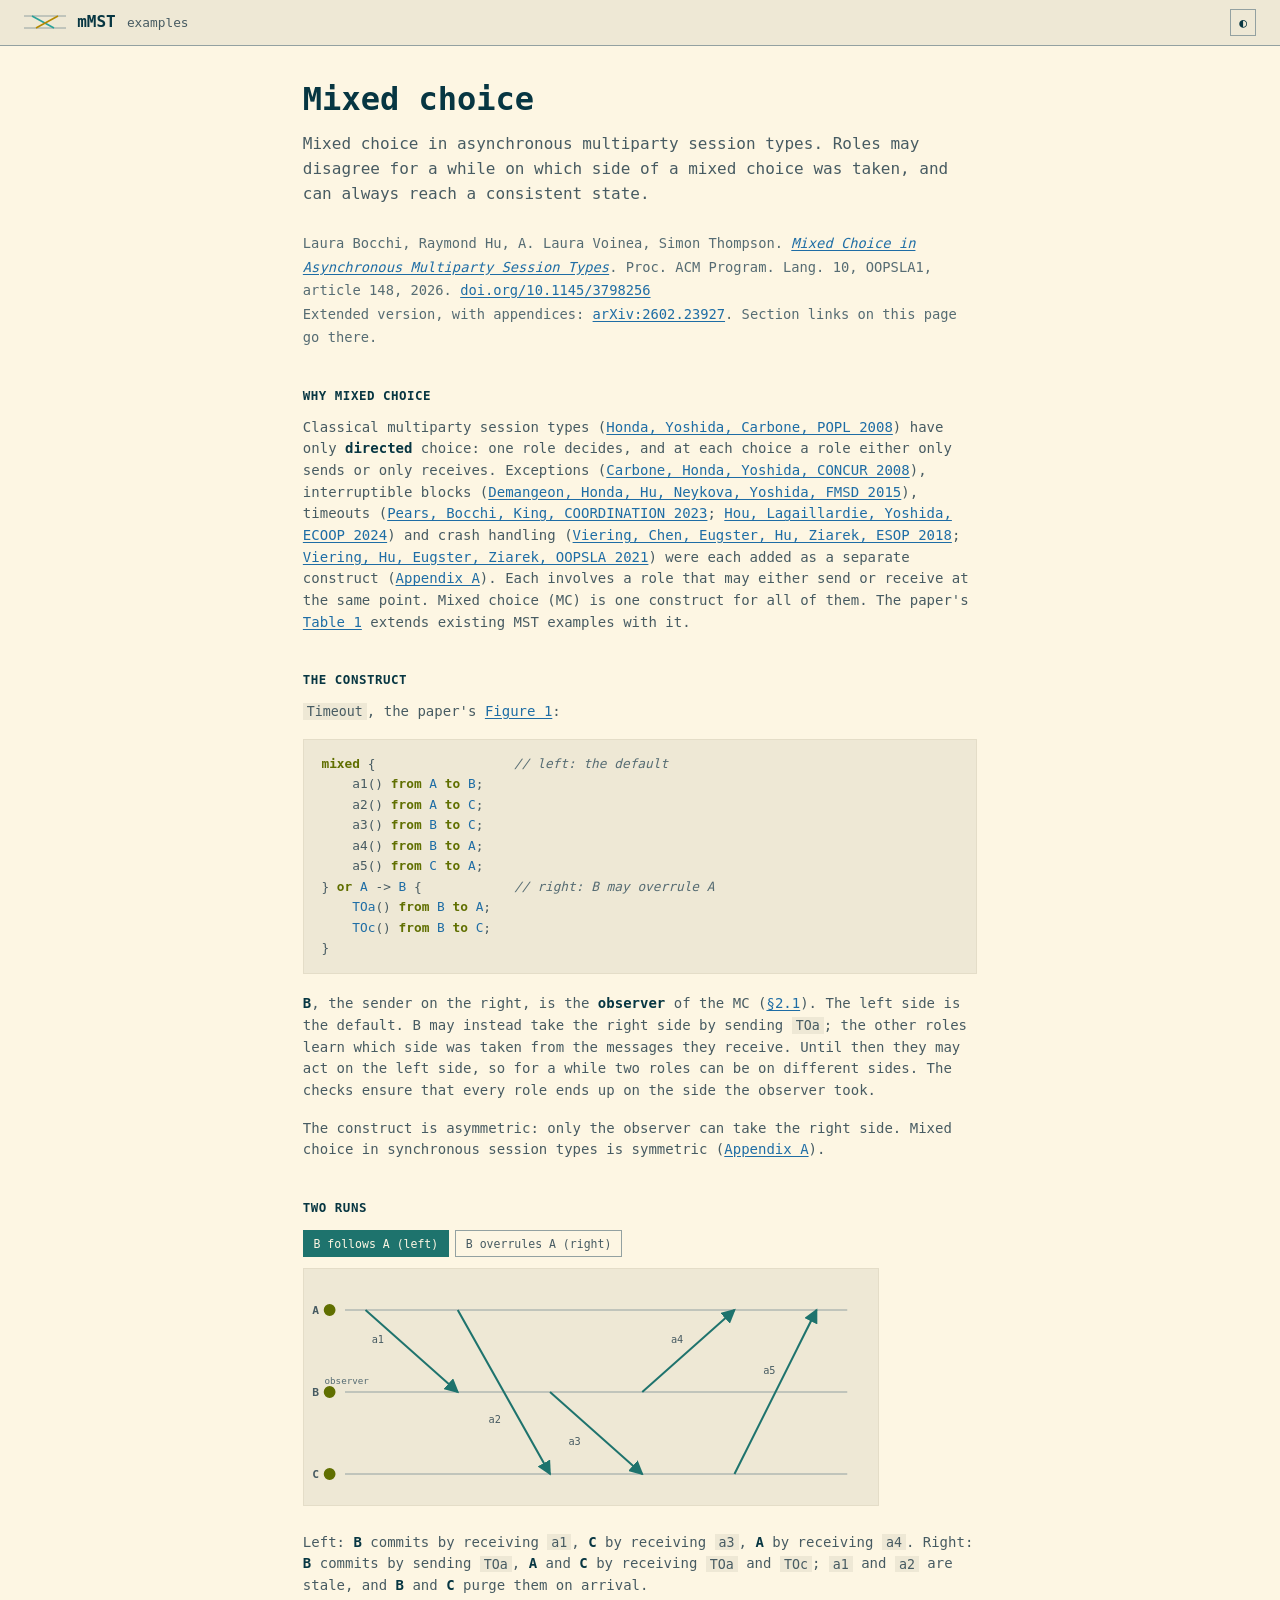
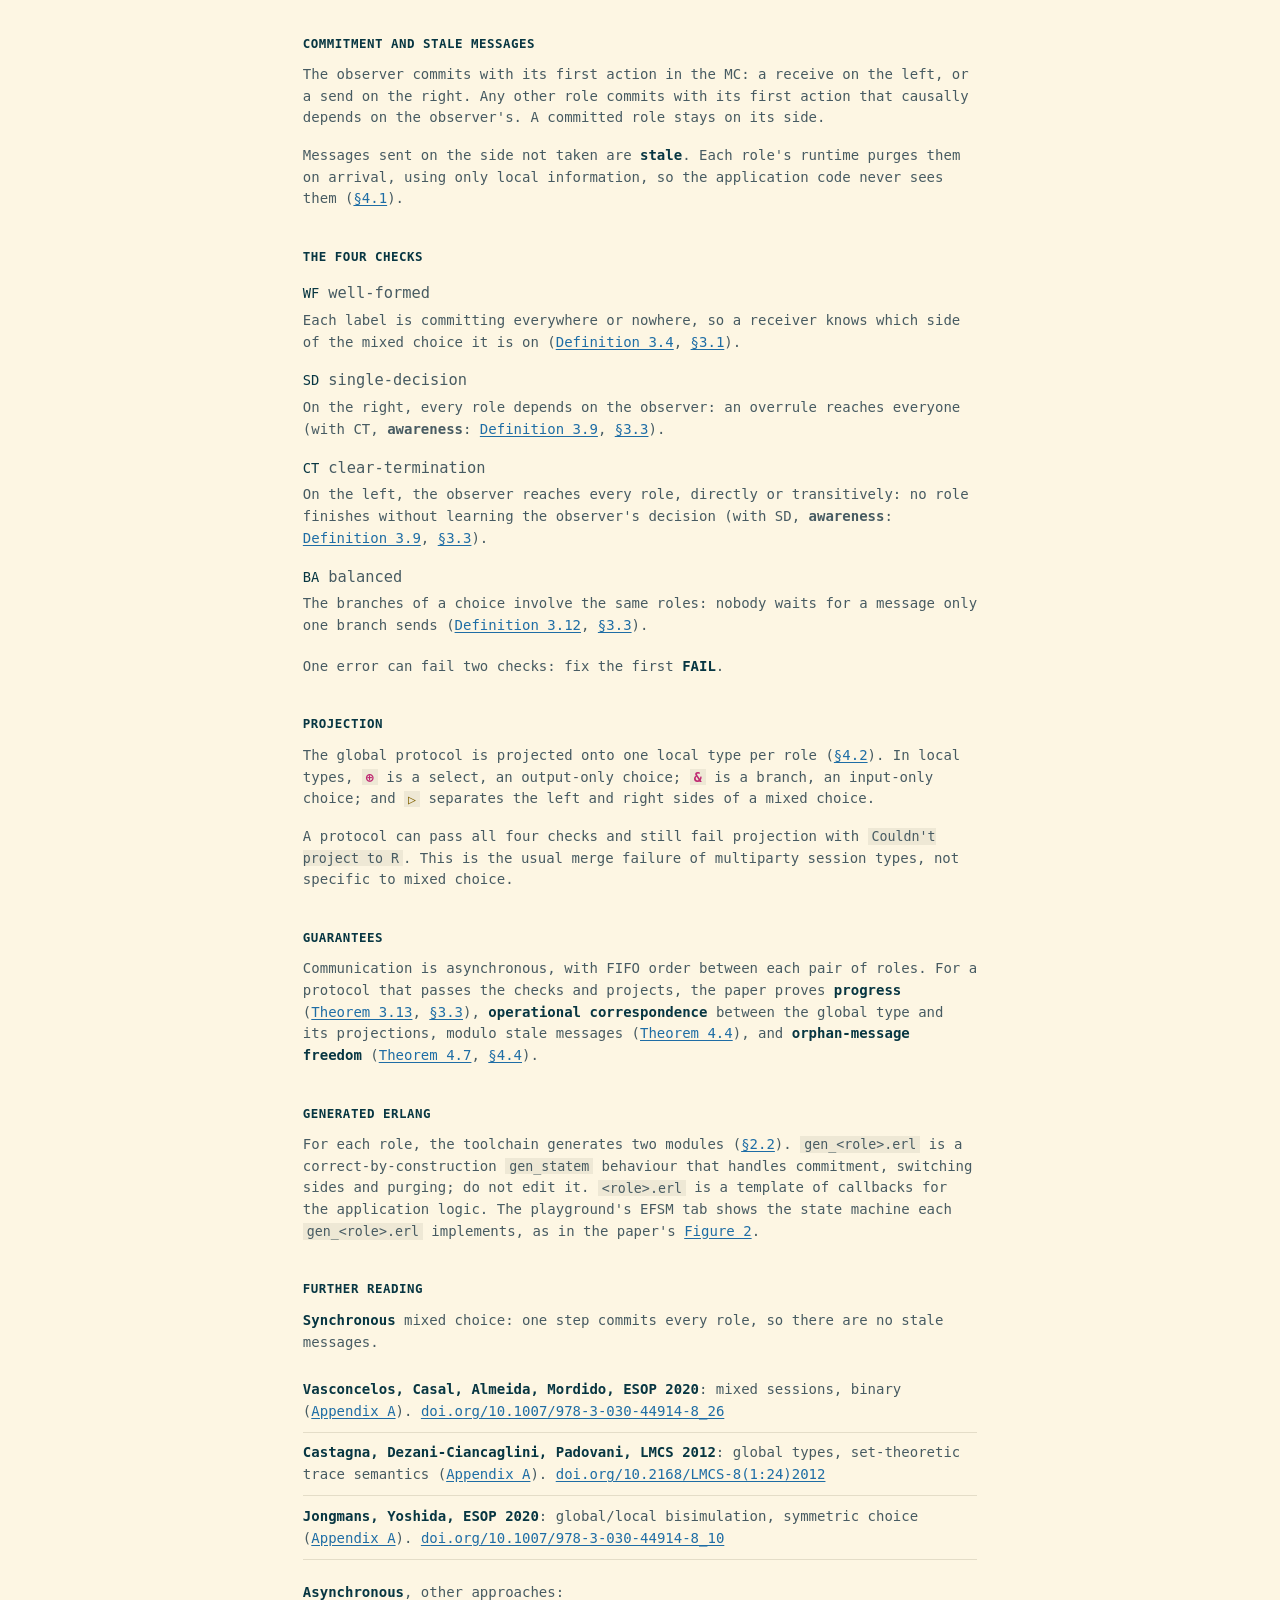
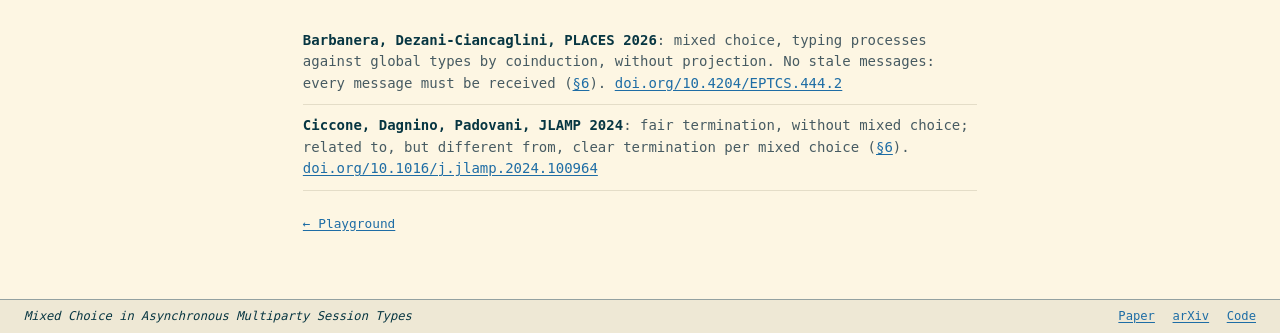
<file: web/mixed-choice.html>
<!DOCTYPE html>
<html lang="en">
<head>
<meta charset="utf-8">
<meta name="viewport" content="width=device-width, initial-scale=1">
<title>Mixed choice · mMST</title>
<link rel="icon" href="data:image/svg+xml,%3Csvg xmlns='http://www.w3.org/2000/svg' viewBox='0 0 32 32'%3E%3Crect width='32' height='32' fill='%23002b36'/%3E%3Cpath d='M6 9h20M6 23h20' stroke='%2393a1a1' stroke-opacity='.6' stroke-width='1.5'/%3E%3Cpath d='M9 9l14 14' stroke='%232aa198' stroke-width='3'/%3E%3Cpath d='M9 23l14-14' stroke='%23b58900' stroke-width='3'/%3E%3C/svg%3E">
<link rel="stylesheet" href="theme.css">
<script src="vendor/marked.umd.js"></script>
<script src="shared.js"></script>
<script src="sides.js"></script>
<style>
/* Text: text/mixed-choice.md. The two runs: parts/two-runs.html and sides.js. */
body{height:auto; min-height:100vh}
.doc dl{margin:.3rem 0 1.2rem}
.doc dt{font-family:var(--mono); font-size:.86rem; color:var(--ink); margin:1rem 0 0}
.doc dt span{font-family:var(--sans); font-size:.96rem; color:var(--ink-2); margin-left:.55rem}
.doc dd{margin:.25rem 0 0; color:var(--ink-2)}
.doc .cite{font-size:.86rem; color:var(--ink-3); line-height:1.7}
.doc p.back a{font-family:var(--mono); font-size:.8rem; color:var(--accent)}
.doc ul.reading{list-style:none; margin:0 0 1.4rem; padding:0; max-width:44rem}
.doc ul.reading li{padding:.6rem 0; border-bottom:1px solid var(--rule); color:var(--ink-2)}
.doc ul.reading li a{color:var(--accent)}
.doc ul.reading li b, .doc ul.reading li strong{color:var(--ink)}
</style>
</head>
<body>

<header id="site-header"></header>

<main class="doc">
  <div class="col" data-md="text/mixed-choice.md" data-doc></div>
</main>

<footer class="site" id="site-footer"></footer>

<script>
// The four checks, from shared.js, with links to their definitions in the paper.
window.MMST.ready.then(function(){
  "use strict";
  var A = "https://arxiv.org/html/2602.23927v2#";
  function a(id, text){ return '<a href="' + A + id + '">' + text + "</a>"; }
  var AWARE = "<b>awareness</b>: " + a("S3.Thmtheorem9", "Definition 3.9") + ", " + a("S3.SS3", "§3.3");
  var REFS = {
    WF: a("S3.Thmtheorem4", "Definition 3.4") + ", " + a("S3.SS1", "§3.1"),
    SD: "with CT, " + AWARE,
    CT: "with SD, " + AWARE,
    BA: a("S3.Thmtheorem12", "Definition 3.12") + ", " + a("S3.SS3", "§3.3")
  };
  var slot = document.querySelector(".checks"), C = window.MMST.checks, h = "<dl>";
  if (!slot) return;
  window.MMST.order.forEach(function(k){
    h += "<dt>" + k + "<span>" + C[k][0] + "</span></dt><dd>" + C[k][1].replace(/\.$/, "") + " (" + REFS[k] + ").</dd>";
  });
  slot.innerHTML = h + "</dl>";
});
</script>
</body>
</html>
</file>
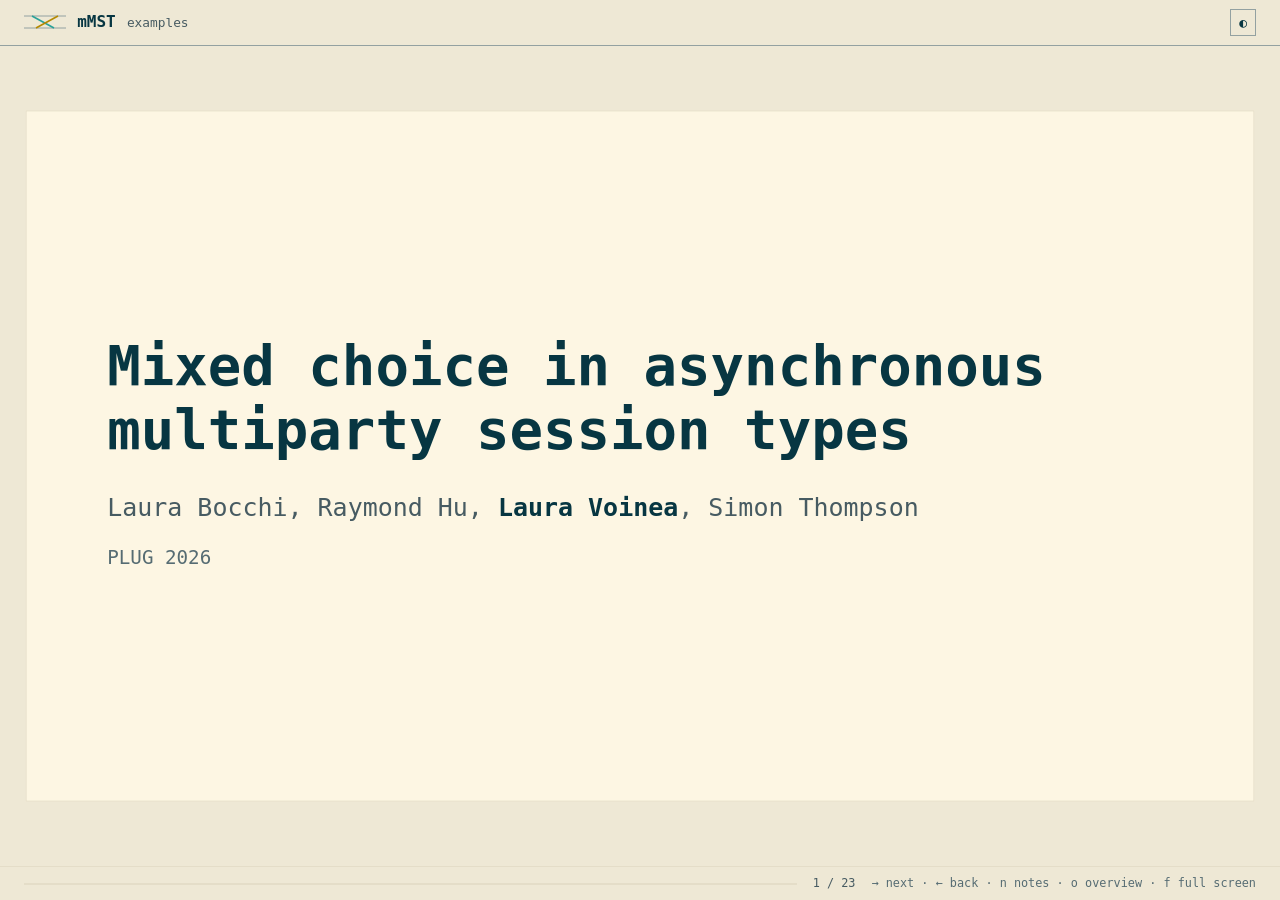
<file: web/plug.html>
<!DOCTYPE html>
<html lang="en">
<head>
<meta charset="utf-8">
<meta name="viewport" content="width=device-width, initial-scale=1">
<title>Mixed choice, PLUG talk · mMST</title>
<link rel="icon" href="data:image/svg+xml,%3Csvg xmlns='http://www.w3.org/2000/svg' viewBox='0 0 32 32'%3E%3Crect width='32' height='32' fill='%23002b36'/%3E%3Cpath d='M6 9h20M6 23h20' stroke='%2393a1a1' stroke-opacity='.6' stroke-width='1.5'/%3E%3Cpath d='M9 9l14 14' stroke='%232aa198' stroke-width='3'/%3E%3Cpath d='M9 23l14-14' stroke='%23b58900' stroke-width='3'/%3E%3C/svg%3E">
<link rel="stylesheet" href="theme.css">
<script src="vendor/marked.umd.js"></script>
<script src="shared.js"></script>
<script src="sides.js"></script>
<script src="slides.js"></script>
<style>
/* Slides: text in text/plug.md, engine in slides.js. Each slide is 1280 x 720, scaled to fit. */
body{height:100vh; overflow:hidden}
main.deck{flex:1; min-height:0; display:flex; flex-direction:column; background:var(--sunk)}
.deck .view{flex:1; min-height:0; position:relative; overflow:hidden}
.deck .stage{
  position:absolute; left:50%; top:50%; width:1280px; height:720px; transform-origin:center;
  background:var(--paper); border:1px solid var(--rule);
}
.deck .notes{display:none; height:26%; overflow:auto; padding:.7rem clamp(12px,2.5vw,24px);
  border-top:1px solid var(--rule); background:var(--card); color:var(--ink-2); font-size:.95rem}
.deck.with-notes .notes{display:block}
.deck .notes p{margin:0 0 .5rem}
.deck .bar{display:flex; align-items:center; gap:1rem; height:34px; padding:0 clamp(12px,2.5vw,24px);
  border-top:1px solid var(--rule); font-size:.74rem; color:var(--ink-3)}
.deck .progress{flex:1; height:2px; background:var(--rule)}
.deck .progress span{display:block; height:100%; width:0; background:var(--lhs); transition:width .2s ease}
.deck .counter{font-variant-numeric:tabular-nums; color:var(--ink-2)}
.deck .goto{position:absolute; right:1rem; top:1rem; background:var(--card); border:1px solid var(--rule-2); padding:.3rem .6rem}
.deck .overview{position:absolute; inset:0; overflow:auto; background:var(--paper); padding:1.2rem;
  display:grid; grid-template-columns:repeat(auto-fill, minmax(15rem, 1fr)); gap:.5rem; align-content:start}
.deck .overview[hidden]{display:none}
.deck .overview button{text-align:left; border:1px solid var(--rule); background:var(--card); color:var(--ink);
  padding:.55rem .7rem; cursor:pointer; font-size:.82rem}
.deck .overview button:hover{border-color:var(--ink-3)}
.deck .overview .n{color:var(--ink-3); margin-right:.6rem}

/* one slide */
.slide{position:absolute; inset:0; display:none; flex-direction:column; padding:60px 84px 48px; overflow:hidden; color:var(--ink-2)}
.slide.on{display:flex}
.slide h1{font-size:54px; line-height:1.15; color:var(--ink); margin:0 0 30px}
.slide h2{font-size:38px; line-height:1.2; color:var(--ink); margin:0 0 30px}
.slide p, .slide li{font-size:26px; line-height:1.45}
.slide p{margin:0 0 18px}
.slide ul, .slide ol{margin:0 0 18px; padding-left:1.3em}
.slide li{margin:0 0 10px}
.slide li::marker{color:var(--ink-3)}
.slide strong{color:var(--ink)}
.slide em{font-style:italic}
.slide code{font-family:var(--mono); font-size:.88em; background:var(--sunk); padding:.04em .28em}
.slide pre{font-family:var(--mono); font-size:21px; line-height:1.5; background:var(--sunk); border:1px solid var(--rule);
  padding:16px 22px; margin:0 0 22px; color:var(--ink-2); overflow:hidden; white-space:pre}
.slide pre code{background:none; padding:0; font-size:inherit}
.slide a{color:var(--accent); text-decoration:underline; text-underline-offset:3px}
.slide .small, .slide p.small{font-size:20px; color:var(--ink-3)}
.slide .cols{display:grid; grid-template-columns:1fr 1fr; gap:44px; align-items:start}
.slide.title, .slide.part{justify-content:center}
.slide.title h1{font-size:58px; max-width:1000px}
.slide.part h1{font-size:64px; color:var(--lhs); margin:0}
.slide .tok-ok, .slide .tok-bad{font-size:1.3em; line-height:1}
.slide .sides{margin:0 0 18px}
.slide .sides-diagram{max-width:860px}
.slide .sides-tabs button{font-size:17px; padding:7px 13px}
.slide table{border-collapse:collapse; margin:0 0 22px; font-size:22px; line-height:1.35}
.slide th, .slide td{text-align:left; vertical-align:top; padding:9px 22px 9px 0; border-bottom:1px solid var(--rule)}
.slide th{color:var(--ink); font-weight:600}
</style>
</head>
<body>

<header id="site-header"></header>

<main class="deck" id="deck" data-slides="text/plug.md">
  <div class="view">
    <div class="stage"></div>
    <div class="overview" hidden></div>
    <div class="goto" hidden></div>
  </div>
  <div class="notes" aria-live="polite"></div>
  <div class="bar">
    <span class="progress"><span></span></span>
    <span class="counter"></span>
    <span class="keys">&rarr; next &middot; &larr; back &middot; n notes &middot; o overview &middot; f full screen</span>
  </div>
</main>

</body>
</html>
</file>
<file: web/theme.css>
/* Solarized (Ethan Schoonover), light and dark; the system monospace throughout.
   Fills and strokes use the canonical accents. Text variants are darkened (light)
   or lightened (dark) just enough for 4.5:1.
   left = cyan, right = yellow, pass = green, fail = red, links = blue. */
:root{
  --paper:#fdf6e3; --card:#f7f0dc; --sunk:#eee8d5;
  --ink:#073642; --ink-2:#475b62; --ink-3:#566c73;
  --rule:#e4ddc8; --rule-2:#93a1a1;
  --lhs:#1e736d; --rhs:#836300; --pass:#606f00; --fail:#ca2522; --accent:#1e6da5;
  --syn-kw:#606f00; --syn-str:#1e736d; --syn-num:#bf2a72; --syn-var:#1e6da5;
  --pass-fill:#859900; --pass-on:#002b36; --fail-fill:#ca2522; --fail-on:#fdf6e3;
  --hl:#b58900; --hl-on:#002b36; --hl-edge:#836300;
  --primary:#073642; --primary-ink:#fdf6e3; --primary-hover:#586e75;
  --bar:#eee8d5; --bar-ink:#073642; --bar-ink-2:#475b62; --bar-rule:#93a1a1;
  --logo-lhs:#2aa198; --logo-rhs:#b58900; --logo-rule:#93a1a1;
  --head:#fdf6e3; --head-ink:#586e75;
  --tab-on:#586e75; --tab-on-ink:#fdf6e3;
  --foot:#eee8d5; --foot-ink:#073642; --foot-ink-2:#475b62; --foot-link:#1e6da5;
  --sel:rgba(38,139,210,.2);
  --mark:rgba(220,50,47,.2); --mark-soft:rgba(220,50,47,.08);
  --chev:url("data:image/svg+xml,%3Csvg xmlns='http://www.w3.org/2000/svg' width='10' height='6' viewBox='0 0 10 6'%3E%3Cpath d='M1 1l4 4 4-4' fill='none' stroke='%23475b62' stroke-width='1.5'/%3E%3C/svg%3E");
  --mono:ui-monospace,"SF Mono",SFMono-Regular,Menlo,"DejaVu Sans Mono","Liberation Mono",Consolas,monospace;
  --serif:var(--mono); --sans:var(--mono);
}
@media (prefers-color-scheme:dark){
  :root:not([data-theme="light"]){
    --paper:#002b36; --card:#00252f; --sunk:#001f27;
    --ink:#eee8d5; --ink-2:#93a1a1; --ink-3:#839496;
    --rule:#134a58; --rule-2:#586e75;
    --lhs:#2aa198; --rhs:#b58900; --pass:#859900; --fail:#e56462; --accent:#2f93d9;
    --syn-kw:#859900; --syn-str:#2aa198; --syn-num:#dd629d; --syn-var:#2f93d9;
    --pass-fill:#859900; --pass-on:#002b36; --fail-fill:#dc322f; --fail-on:#ffffff;
    --hl:#b58900; --hl-on:#002b36; --hl-edge:#b58900;
    --primary:#eee8d5; --primary-ink:#002b36; --primary-hover:#93a1a1;
    --bar:#073642; --bar-ink:#eee8d5; --bar-ink-2:#93a1a1; --bar-rule:#586e75;
    --logo-lhs:#2aa198; --logo-rhs:#b58900; --logo-rule:#586e75;
    --head:#002b36; --head-ink:#839496;
    --tab-on:#93a1a1; --tab-on-ink:#002b36;
    --foot:#073642; --foot-ink:#eee8d5; --foot-ink-2:#93a1a1; --foot-link:#479fde;
    --sel:rgba(38,139,210,.35);
    --mark:rgba(220,50,47,.36); --mark-soft:rgba(220,50,47,.16);
    --chev:url("data:image/svg+xml,%3Csvg xmlns='http://www.w3.org/2000/svg' width='10' height='6' viewBox='0 0 10 6'%3E%3Cpath d='M1 1l4 4 4-4' fill='none' stroke='%2393a1a1' stroke-width='1.5'/%3E%3C/svg%3E");
  }
}
:root[data-theme="dark"]{
  --paper:#002b36; --card:#00252f; --sunk:#001f27;
  --ink:#eee8d5; --ink-2:#93a1a1; --ink-3:#839496;
  --rule:#134a58; --rule-2:#586e75;
  --lhs:#2aa198; --rhs:#b58900; --pass:#859900; --fail:#e56462; --accent:#2f93d9;
  --syn-kw:#859900; --syn-str:#2aa198; --syn-num:#dd629d; --syn-var:#2f93d9;
  --pass-fill:#859900; --pass-on:#002b36; --fail-fill:#dc322f; --fail-on:#ffffff;
  --hl:#b58900; --hl-on:#002b36; --hl-edge:#b58900;
  --primary:#eee8d5; --primary-ink:#002b36; --primary-hover:#93a1a1;
  --bar:#073642; --bar-ink:#eee8d5; --bar-ink-2:#93a1a1; --bar-rule:#586e75;
  --logo-lhs:#2aa198; --logo-rhs:#b58900; --logo-rule:#586e75;
  --head:#002b36; --head-ink:#839496;
  --tab-on:#93a1a1; --tab-on-ink:#002b36;
  --foot:#073642; --foot-ink:#eee8d5; --foot-ink-2:#93a1a1; --foot-link:#479fde;
  --sel:rgba(38,139,210,.35);
  --mark:rgba(220,50,47,.36); --mark-soft:rgba(220,50,47,.16);
  --chev:url("data:image/svg+xml,%3Csvg xmlns='http://www.w3.org/2000/svg' width='10' height='6' viewBox='0 0 10 6'%3E%3Cpath d='M1 1l4 4 4-4' fill='none' stroke='%2393a1a1' stroke-width='1.5'/%3E%3C/svg%3E");
}

*{box-sizing:border-box}
html{scrollbar-color:var(--rule-2) transparent}
::selection{background:var(--sel)}
body{
  margin:0; min-height:100vh; background:var(--paper); color:var(--ink);
  font-family:var(--mono); font-size:14px; line-height:1.55;
  display:flex; flex-direction:column; -webkit-font-smoothing:antialiased;
}
button,select,textarea{font-family:inherit; font-size:inherit; color:inherit}
:focus-visible{outline:2px solid var(--accent); outline-offset:1px}
a{text-decoration:none}

/* bar: a status line */
header{
  display:flex; align-items:center; gap:.6rem; flex-wrap:wrap; min-height:46px;
  padding:.4rem clamp(12px,2.5vw,24px); background:var(--bar); color:var(--bar-ink);
  border-bottom:1px solid var(--bar-rule);
}
#site-header:not(.ready) > *{visibility:hidden}     /* until header.html is in (shared.js) */
.brand{display:flex; align-items:center; gap:.7rem; margin-right:auto}
.brand h1{font-weight:700; font-size:1rem; margin:0; white-space:nowrap}
.brand .sub{display:inline-flex; flex-wrap:wrap; gap:.2rem 1.1rem; font-size:.8rem; color:var(--bar-ink-2)}
.brand .sub a{color:inherit}
.brand .sub a:hover, .brand .sub a[aria-current="page"]{color:var(--bar-ink)}
.brand .sub a[aria-current="page"]::after{content:"*"; color:var(--logo-rhs)}
.brand a.home{display:flex; align-items:center; gap:.7rem; color:inherit; text-decoration:none}
a.btn{display:inline-block; text-decoration:none; color:inherit}

select,.btn{
  background:var(--paper); border:1px solid var(--rule-2); border-radius:0;
  padding:.32rem .65rem; cursor:pointer;
}
select{max-width:14rem}
.btn{font-size:.8rem}
.btn:hover{background:var(--sunk); border-color:var(--ink-3)}
.btn.primary{background:var(--primary); border-color:var(--primary); color:var(--primary-ink); font-weight:700}
.btn.primary:hover{background:var(--primary-hover); border-color:var(--primary-hover)}
.btn.primary[disabled],.btn[disabled]{opacity:.55; cursor:progress}
.btn.icon{padding:.32rem .5rem}
kbd{font-family:var(--mono); font-size:.75em; opacity:.8}

header select, header .btn{background:transparent; border-color:var(--bar-rule); color:var(--bar-ink)}
header select{
  -webkit-appearance:none; appearance:none; padding-right:1.9rem;
  background-image:var(--chev); background-repeat:no-repeat; background-position:right .7rem center;
}
header select option{color:var(--ink); background:var(--paper)}
header .btn:hover, header select:hover{background-color:var(--paper)}
header :focus-visible{outline-color:var(--bar-ink)}
.brand svg{--lhs:var(--logo-lhs); --rhs:var(--logo-rhs); --rule-2:var(--logo-rule); flex:none}

/* shared */
.sec{
  font-size:.78rem; letter-spacing:.04em; text-transform:uppercase;
  color:var(--ink); font-weight:700; margin:1.7rem 0 .6rem;
}
pre.code{
  font-family:var(--mono); font-size:.8rem; line-height:1.6; margin:.7rem clamp(12px,2vw,18px) 2rem;
  background:var(--sunk); border:1px solid var(--rule); padding:.9rem 1.1rem;
  overflow-x:auto; color:var(--ink-2);
}
.tok-kw{color:var(--syn-kw); font-weight:700}
.tok-str{color:var(--syn-str)}
.tok-com{color:var(--ink-3); font-style:italic}
.tok-num{color:var(--syn-num)}
.tok-var{color:var(--syn-var)}
/* types (shared.js highlightTypes): roles, labels, ⊕ and &, ⊳, ✓ and ✗ */
.tok-role{color:var(--syn-var); font-weight:700}
.tok-label{color:var(--syn-str)}
.tok-op{color:var(--syn-num); font-weight:700}
.tok-mc{color:var(--rhs); font-weight:700}
.tok-arrow{color:var(--ink-3)}
.tok-ok{color:var(--pass); font-weight:700}
.tok-bad{color:var(--fail); font-weight:700}

/* reading pages: one column, 80 characters */
main.doc{flex:1; padding:2.2rem clamp(16px,4vw,32px) 3rem}
.doc .col{max-width:80ch; margin:0 auto}
.doc h1.title{font-weight:700; font-size:clamp(1.5rem,3.6vw,2rem); line-height:1.15; margin:0 0 .9rem; color:var(--ink)}
.doc .lede{font-size:1rem; color:var(--ink-2); margin:0 0 1.6rem}
.doc p{color:var(--ink-2); margin:0 0 1rem}
.doc p b, .doc p strong{color:var(--ink)}
.doc code{font-family:var(--mono); font-size:.95em; background:var(--sunk); padding:.05em .3em}
.doc pre.code{margin:.3rem 0 1.2rem}
.doc pre code{font-size:inherit; background:none; padding:0}
.doc .sec{margin:2.3rem 0 .7rem}
.doc a:not(.btn){color:var(--accent); text-decoration:underline; text-underline-offset:2px}
.doc a:not(.btn):hover{color:var(--ink)}

/* footer: a second status line */
footer.site{
  background:var(--foot); color:var(--foot-ink-2); font-size:.76rem;
  display:flex; flex-wrap:wrap; gap:.3rem 1.4rem; align-items:center; justify-content:space-between;
  padding:.45rem clamp(12px,2.5vw,24px); border-top:1px solid var(--bar-rule);
}
footer.site i{color:var(--foot-ink)}
footer.site nav{display:flex; gap:1.1rem}
footer.site a{color:var(--foot-link); text-decoration:underline; text-underline-offset:2px}
footer.site a:hover{color:var(--foot-ink)}
</file>
